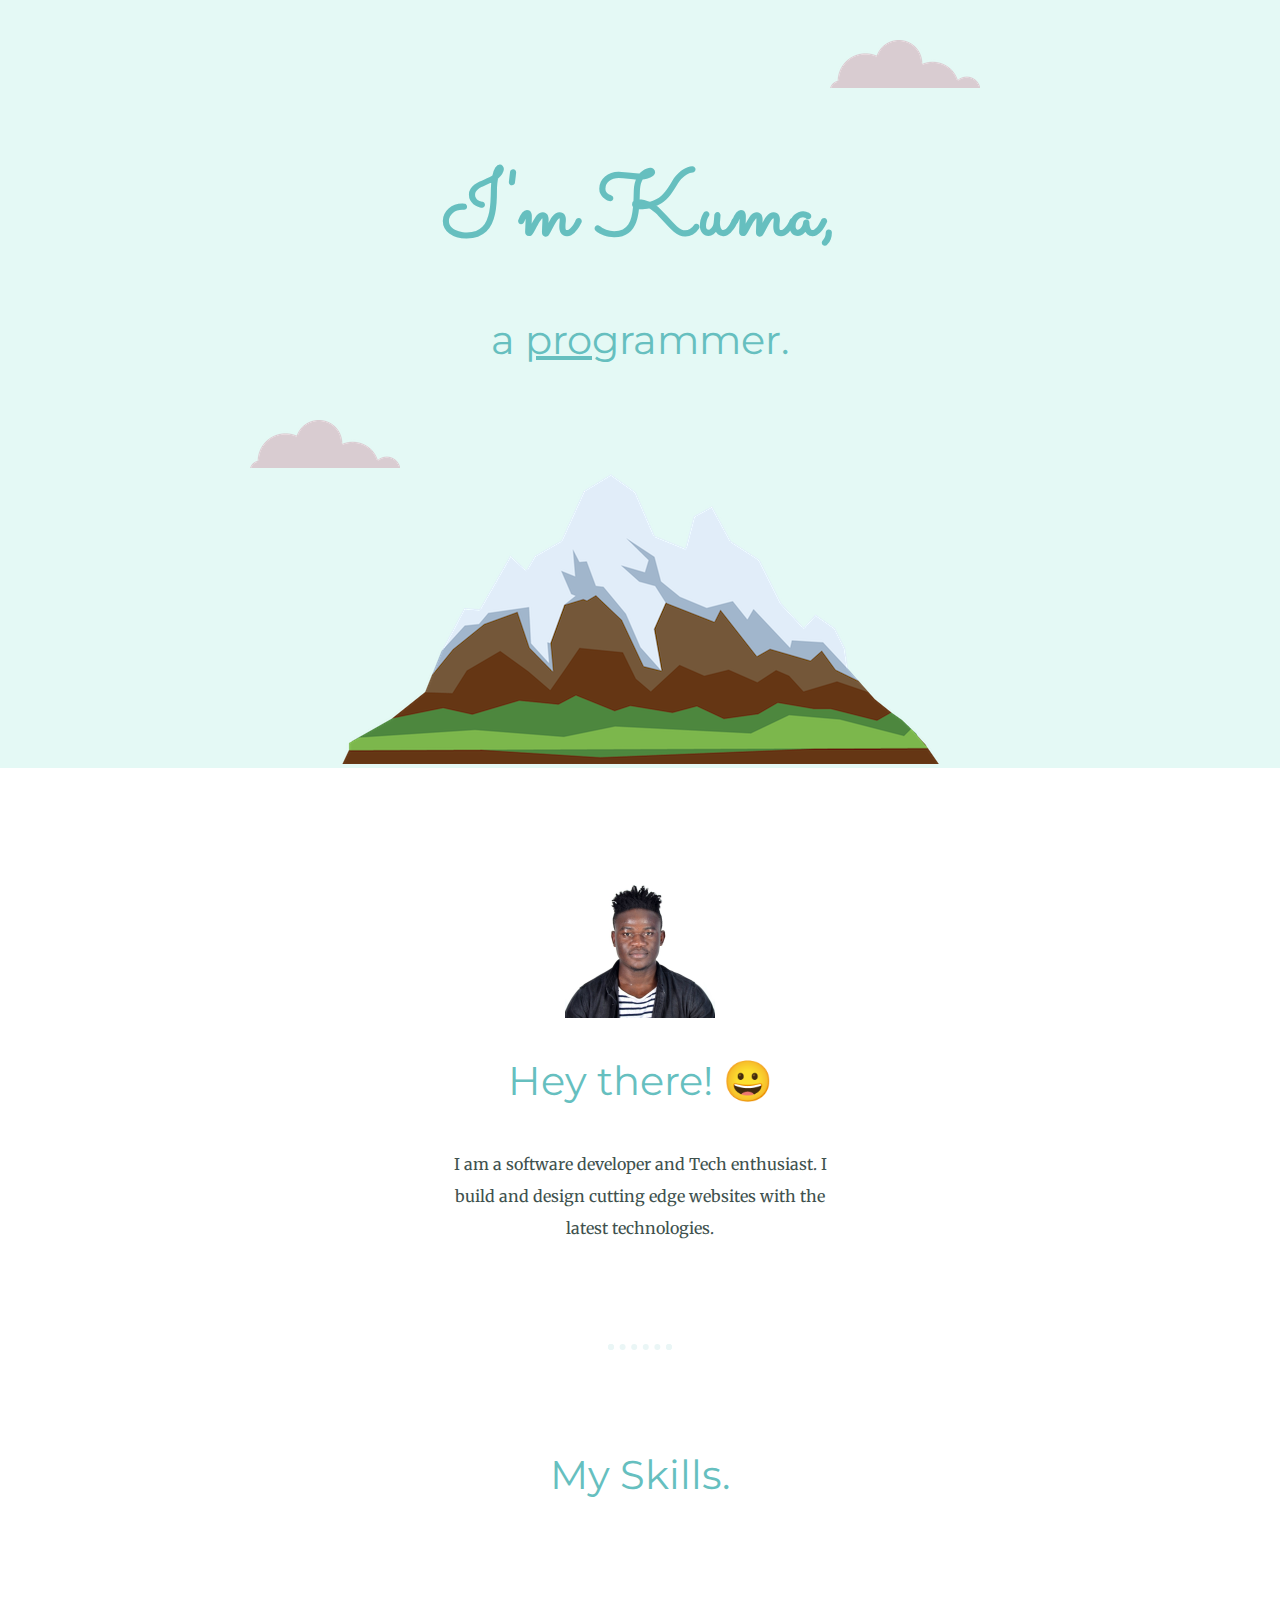
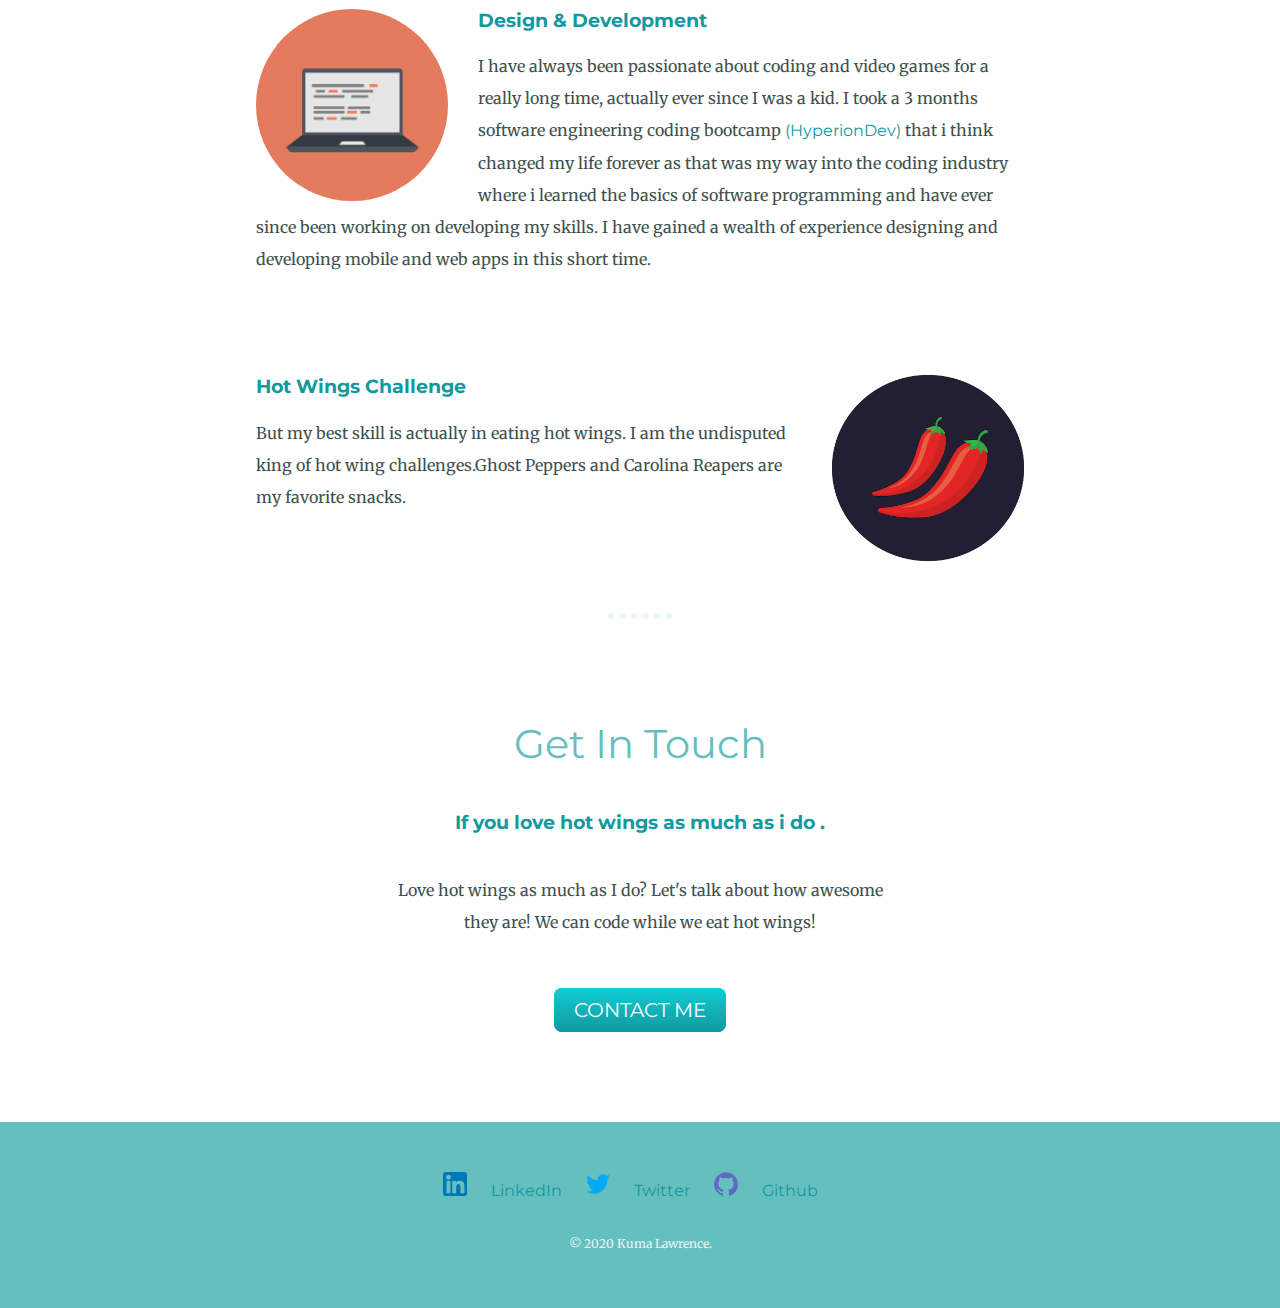
<file: index.html>
<!DOCTYPE html>
<html lang="en" dir="ltr">

<head>
  <meta charset="utf-8">
  <title>Kuma Lawrence</title>
  <link rel="stylesheet" href="css/styles.css">
  <link rel="icon" href="fav.ico">
  <link href="https://fonts.googleapis.com/css?family=Merriweather|Montserrat|Sacramento&display=swap" rel="stylesheet">
</head>

<body>
  <div class="top-container">
    <img class="top-cloud" src="images/cloud.png" alt="cloud-image">
    <h1>I'm Kuma,</h1>
    <h2>a <span class="pro">pro</span>grammer.</h2>
    <img class="bottom-cloud " src="images/cloud.png" alt="cloud-image">
    <img src="images/mountain.png" alt="mountain-image">
  </div>
  <div class="middle-container">
    <div class="profile">
      <img src="images/lawrence.jpg" alt="profile-image" height="150" width="150">
      <h2>Hey there! 😀</h2>
      <p class="intro">I am a software developer and Tech enthusiast. I build and design cutting edge websites with the latest technologies. </p>
    </div>
    <hr>
    <div class="skills">
      <h2>My Skills.</h2>
      <div class="skill-row">
        <img class="computer" src="images/computer.png" alt="computer-img">
        <h3>Design & Development</h3>
        <p>I have always been passionate about coding and video games for a really long time, actually ever since I was a kid. I took a 3 months software engineering coding bootcamp <a class="hyperion" href="https://www.hyperiondev.com/">(HyperionDev)
          </a> that i think changed my life forever as that was my way into the coding industry where i learned the basics of software programming and have ever since been working on developing my skills.
          I have gained a wealth of experience designing and developing mobile and web apps in this short time.
        </p>
      </div>

      <div class="skill-row">
        <img class="chillies" src="images/chillies.png" alt="chillie-image">
        <h3>Hot Wings Challenge</h3>
        <p>But my best skill is actually in eating hot wings. I am the undisputed king of hot wing challenges.Ghost Peppers and Carolina Reapers are my favorite snacks.</p>
      </div>
    </div>
    <hr>
    <div class="contact-me">
      <h2>Get In Touch</h2>
      <h3>If you love hot wings as much as i do .</h3>
      <p class="contact-message">Love hot wings as much as I do? Let's talk about how awesome they are! We can code while we eat hot wings!</p>
      <a class="btn" href="mailto:kuma2018shing@gmail.com">CONTACT ME</a>
    </div>
  </div>

  <div class="bottom-container">
    <img class="linkedin" src="images/linkedin.png" alt="linkedin-image"/>
    <a class="footer-link" href="https://www.linkedin.com/in/kuma-shing-767a435a">LinkedIn</a>
    <img class="twitter" src="images/twitter.png" alt="twitter-image"/>
    <a class="footer-link" href="https://twitter.com/LawrenceKuma">Twitter</a>
    <img class="github" src="images/github.png" alt="github-image"/>
    <a class="footer-link" href="https://github.com/kuma2018shing">Github</a>
    <p class="copyright">© 2020 Kuma Lawrence.</p>
  </div>

</body>

</html>
</file>
<file: css/styles.css>
a{
  color: #11999E;
  font-family: 'Montserrat', sans-serif;
  margin: 10px 20px;
  text-decoration: none;
}

a:hover {
  color: #EAF6F6
}

body {
  color: #40514E;
  font-family: 'Merriweather', serif;
  margin: 0;
  text-align: center;
}

h1 {
  color:  #66BFBF;
  font-size: 5.625rem;
  margin: 50px auto 0 auto;
  font-family: 'Sacramento', cursive;
}

h2 {
  color:  #66BFBF;
  font-family: 'Montserrat', sans-serif;
  font-size: 2.5rem;
  font-weight: normal;
  padding-bottom: 10px;
}

h3 {
  color: #11999E;
  font-family: 'Montserrat', sans-serif;
}

hr{
  border: dotted #EAF6F6 6px;
  border-bottom: none;
  margin: 100px auto;
  width: 4%;
}

p{
  line-height: 2;
}

.top-container {
  background-color: #E4F9F5;
  position: relative;
  padding-top: 100px;
}

.middle-container {
  margin: 100px 0;
}

.bottom-container {
  background-color: #66BFBF;
  padding: 50px 0 20px;
}

.hyperion {
  margin: 0;
}

.btn {
  background: #11cdd4;
  background-image: -webkit-linear-gradient(top, #11cdd4, #11999e);
  background-image: -moz-linear-gradient(top, #11cdd4, #11999e);
  background-image: -ms-linear-gradient(top, #11cdd4, #11999e);
  background-image: -o-linear-gradient(top, #11cdd4, #11999e);
  background-image: linear-gradient(to bottom, #11cdd4, #11999e);
  -webkit-border-radius: 8;
  -moz-border-radius: 8;
  border-radius: 8px;
  font-family: 'Montserrat', sans-serif;
  color: #ffffff;
  font-size: 20px;
  padding: 10px 20px 10px 20px;
  text-decoration: none;
}

.btn:hover {
  background: #30e3cb;
  background-image: -webkit-linear-gradient(top, #30e3cb, #2bc4ad);
  background-image: -moz-linear-gradient(top, #30e3cb, #2bc4ad);
  background-image: -ms-linear-gradient(top, #30e3cb, #2bc4ad);
  background-image: -o-linear-gradient(top, #30e3cb, #2bc4ad);
  background-image: linear-gradient(top, #30e3cb, #2bc4ad);
  text-decoration: none;
}

.computer{
  float: left;
  border-radius: 50%;
  width: 25%;
  margin-right: 30px;
}

.chillies{
  float: right;
  width: 25%;
  margin-left: 30px;
}

.contact-message{
  width: 40%;
  margin: 40px auto 60px;
}

.copyright {
  color: #EAF6F6;
  font-size: 0.75rem;
  padding: 20px 0;
}

.skill-row {
  margin: 100px auto 100px auto;
  text-align: left;
  width: 60%;

}

.pro {
  text-decoration: underline;
}

.intro{
  width: 30%;
  margin: auto;
}

.top-cloud {
  position: absolute;
  right: 300px;
  top: 40px;
}

.bottom-cloud {
  position: absolute;
  left: 250px;
  bottom: 300px;
}
</file>
